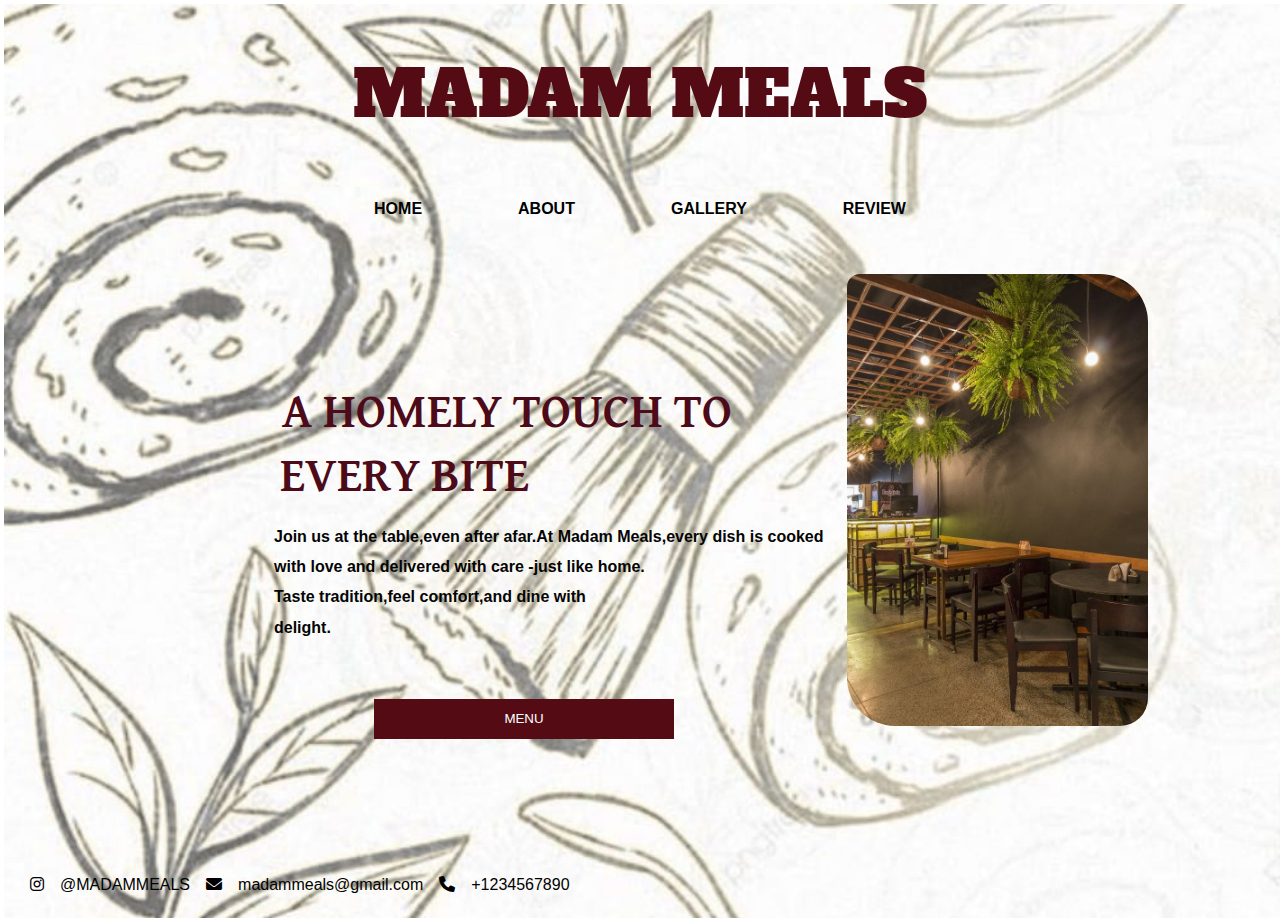
<file: index.html>
<!DOCTYPE html>
<html lang="en">
<head>
    <meta charset="UTF-8">
    <meta name="viewport" content="width=device-width, initial-scale=1.0">
    <title>MADAM MEALS</title>
    <link rel="stylesheet" href="style.css">
    <link rel="stylesheet" href="https://cdnjs.cloudflare.com/ajax/libs/font-awesome/6.0.0-beta3/css/all.min.css">
    <link rel="preconnect" href="https://fonts.googleapis.com">
<link rel="preconnect" href="https://fonts.gstatic.com" crossorigin>
<link href="https://fonts.googleapis.com/css2?family=Alfa+Slab+One&display=swap" rel="stylesheet">
<link rel="preconnect" href="https://fonts.googleapis.com">
<link rel="preconnect" href="https://fonts.gstatic.com" crossorigin>
<link href="https://fonts.googleapis.com/css2?family=Dancing+Script:wght@400..700&family=EB+Garamond:ital,wght@0,400..800;1,400..800&family=Edu+NSW+ACT+Cursive:wght@400..700&family=Gentium+Plus:ital,wght@0,400;0,700;1,400;1,700&display=swap" rel="stylesheet">
 <link rel="icon" type="image/x-icon" href="images/Untitled design.png">
</head>
<body>

    <section id="home">
        <nav>

            <h1 id="main">MADAM MEALS</h1>
            
        </nav>

        <ul>
            <li><a href="#HOME" >HOME</a></li>
            <li><a href="aboutus.html" >ABOUT</a></li> 
            <li><a href="gallery.html" >GALLERY</a></li>
            <li><a href="review.html" >REVIEW</a></li>
        </ul>
    </section>

    <section id="HOME">
        <div class="homecontent">
            <div class="heading-section">
                <img src="images/restaurant image.jpg" alt="Home Image" >
            <h1 id="heading">A HOMELY TOUCH TO</h1>
            <h1 id="heading2">EVERY BITE</h1>
            </div>
            <h3 class="joinus">Join us at the table,even after afar.At Madam Meals,every dish is cooked 
            <h3 class="joinus">with love and delivered with care -just like home.</h3>
            <h3 class="joinus">Taste tradition,feel comfort,and dine with</h3>
            <h3 class="joinus">delight.</h3>
            <button id="menu"><a href="menu.html">MENU </a></button> 

        </div>

        <div class="socials">
            <i class="fa-brands fa-instagram"></i>
            <a href="instagram.com">@MADAMMEALS</a>
        <i class="fa-solid fa-envelope"></i>
            <a href="mailto:mail.com">madammeals@gmail.com</a>
            <i class="fa-solid fa-phone"></i>
            <a href="tel: +1234567890">+1234567890</a>
        </div>

        
    </section>
    
</body>
</html>
</file>
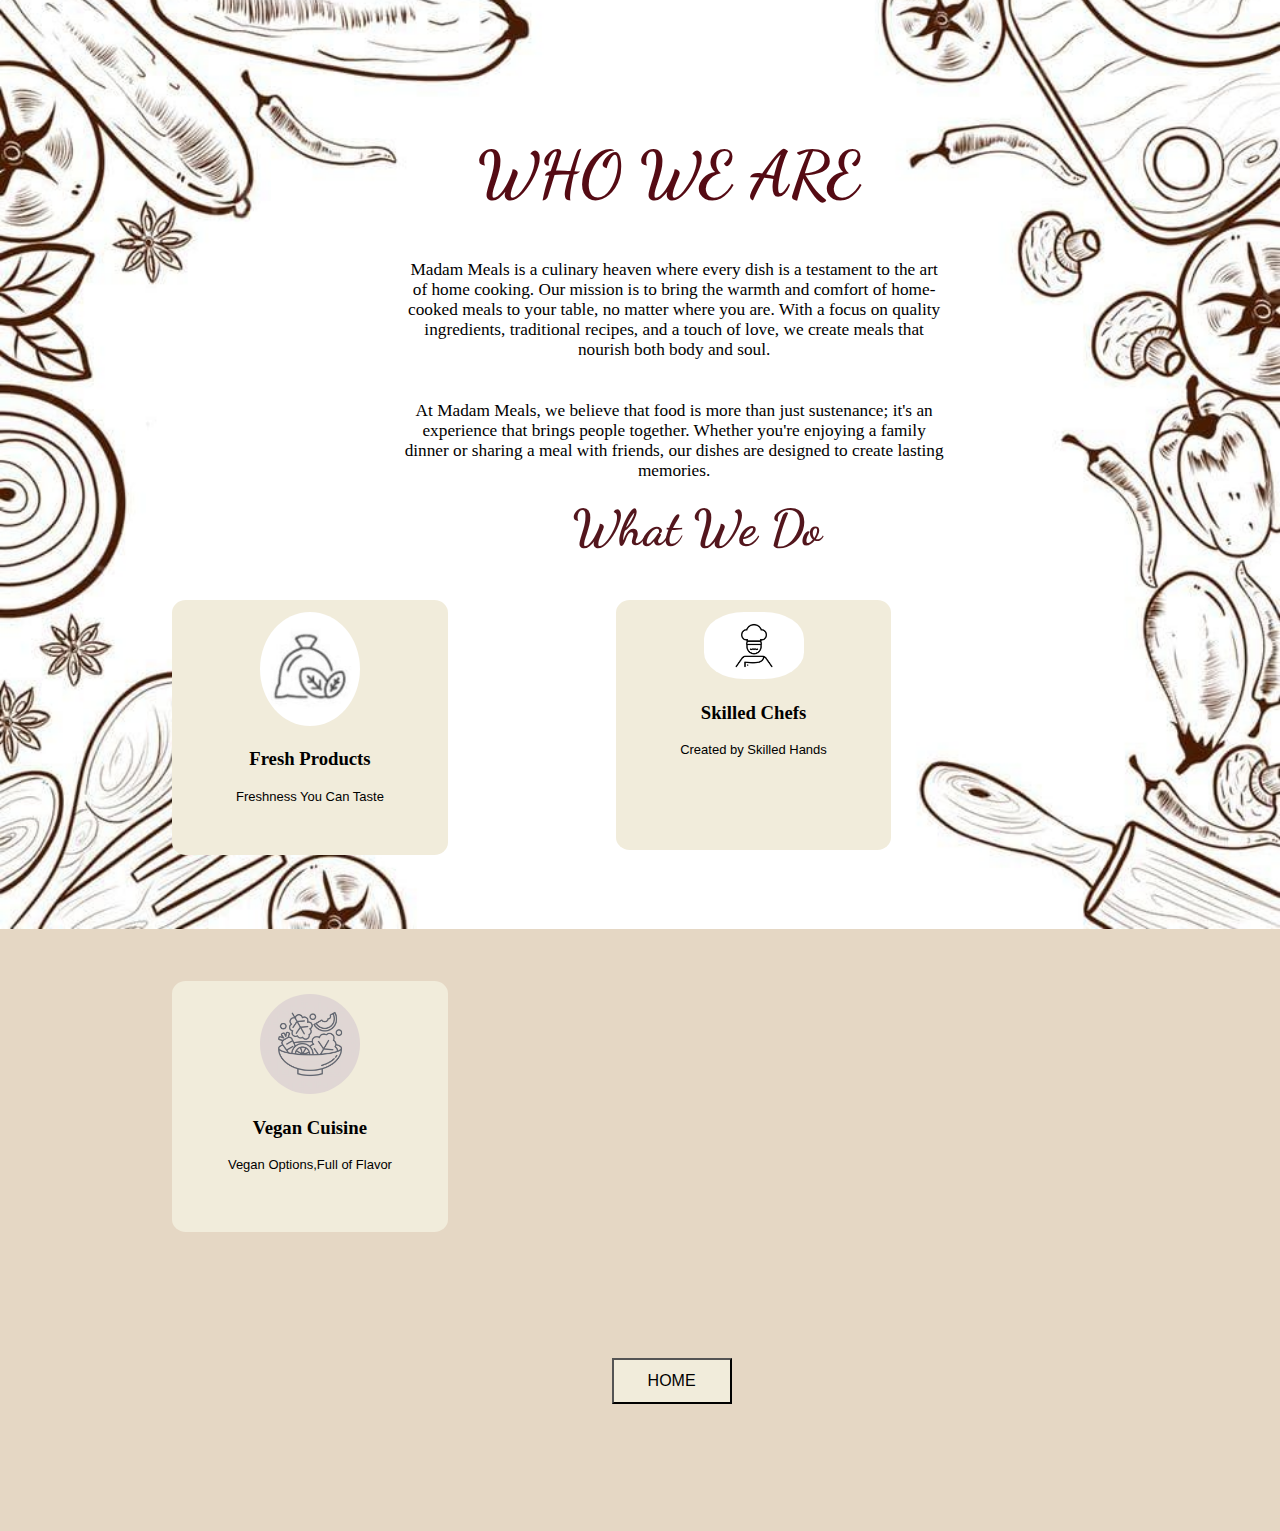
<file: aboutus.html>
<!DOCTYPE html>
<html lang="en">
<head>
    <meta charset="UTF-8">
    <meta name="viewport" content="width=device-width, initial-scale=1.0">
    <title>Document</title>
    <link rel="stylesheet" href="aboutus.css">
    <link rel="preconnect" href="https://fonts.googleapis.com">
<link rel="preconnect" href="https://fonts.gstatic.com" crossorigin>
<link href="https://fonts.googleapis.com/css2?family=Dancing+Script:wght@400..700&family=EB+Garamond:ital,wght@0,400..800;1,400..800&family=Edu+NSW+ACT+Cursive:wght@400..700&family=Gentium+Plus:ital,wght@0,400;0,700;1,400;1,700&display=swap" rel="stylesheet">
<link rel="icon" type="image/x-icon" href="images/Untitled design.png">
</head>
<body>
    <section id="ABOUT">
        <div class="aboutcontent">
            <h1 id="aboutheading">WHO WE ARE</h1>
            <p class="aboutpara">Madam Meals is a culinary heaven where every dish is a testament to the art of home cooking. Our mission is to bring the warmth and comfort of home-cooked meals to your table, no matter where you are. With a focus on quality ingredients, traditional recipes, and a touch of love, we create meals that nourish both body and soul.</p>
            <p class="aboutpara2">At Madam Meals, we believe that food is more than just sustenance; it's an experience that brings people together. Whether you're enjoying a family dinner or sharing a meal with friends, our dishes are designed to create lasting memories.</p>
        </div>

        <div class="wedo">
            <h2 id="heading3">What We Do</h2>

            <div class="blocks">
                <img src="images/icon1.jpg" alt="icon1" id="icon1" >
                <h3>Fresh Products</h3>
                <p>Freshness You Can Taste</p>
            </div>
            <div class="blocks">
                <img src="images/icon2.jpg" alt="icon2" id="icon2"> 
                <h3>Skilled Chefs</h3>
                <p>Created by Skilled Hands</p>
            </div>
            <div class="blocks">
                <img src="images/icon3.jpg" alt="icon3" id="icon3">
                <h3>Vegan Cuisine</h3>
                <p>Vegan Options,Full of Flavor</p>
            </div>

            <div id="homeback"> 
                <button id="homebutton"> 
                    <a href="index.html " >HOME</a>
                </button>
            </div>

        
        </div>
    </section>

</body>
</html>
</file>
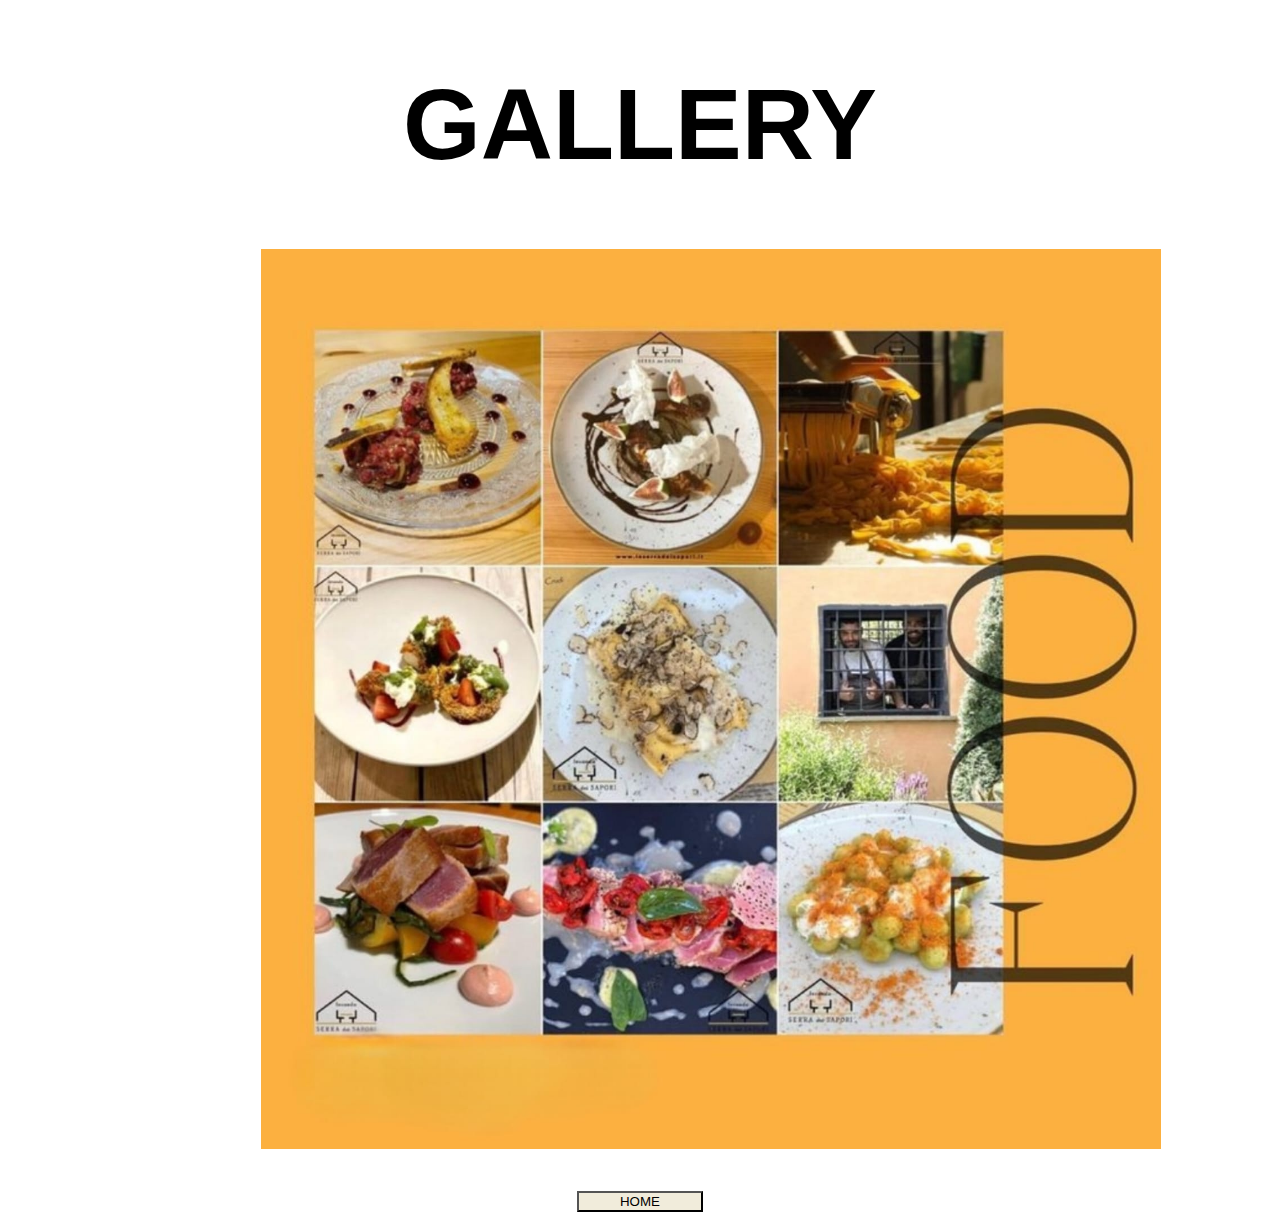
<file: gallery.html>
<!DOCTYPE html>
<html lang="en">
<head>
    <meta charset="UTF-8">
    <meta name="viewport" content="width=device-width, initial-scale=1.0">
    <title>GALLERY</title>
    <link rel="stylesheet" href="gallery.css">
    <link rel="icon" type="image/x-icon" href="images/Untitled design.png">
</head>
<body>
    <h1 class="heading">GALLERY</h1>
    <div id="galleryimage"><img src="images/gallery image.jpg">
    </div>



    <button><a href="index.html">HOME</a></button>
    
    
</body>
</html>
</file>
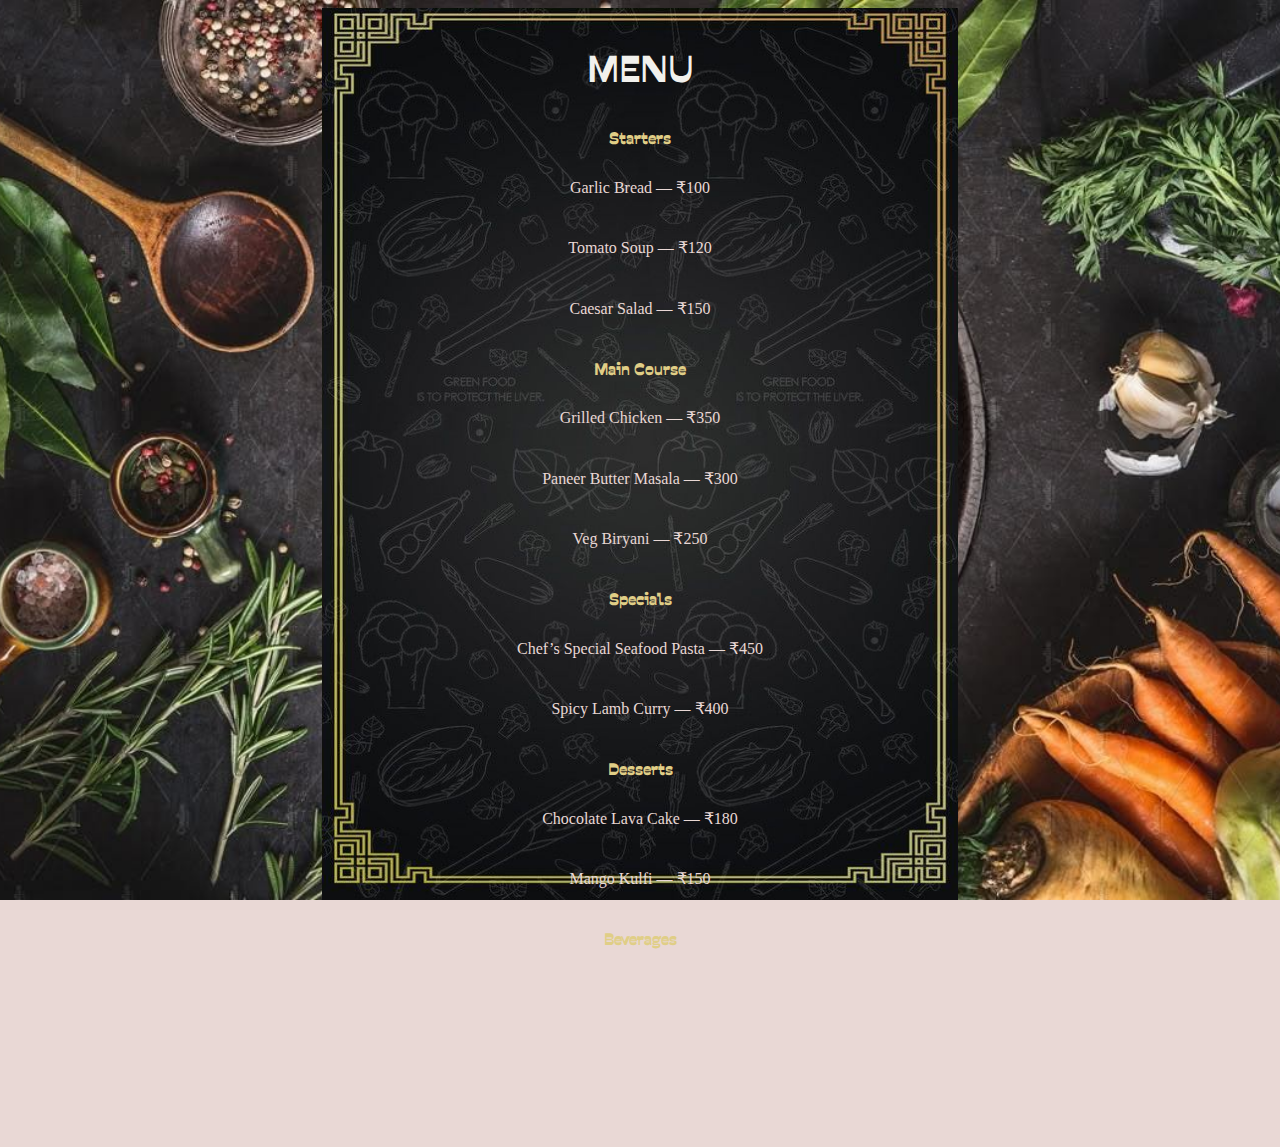
<file: menu.html>
<!DOCTYPE html>
<html lang="en">
<head>
    <meta charset="UTF-8">
    <meta name="viewport" content="width=device-width, initial-scale=1.0">
    <title>MENU</title>
    <link rel="stylesheet" href="menu.css">
    <link rel="preconnect" href="https://fonts.googleapis.com">
<link rel="preconnect" href="https://fonts.gstatic.com" crossorigin>
<link href="https://fonts.googleapis.com/css2?family=Dancing+Script:wght@400..700&family=EB+Garamond:ital,wght@0,400..800;1,400..800&family=Edu+NSW+ACT+Cursive:wght@400..700&family=Gentium+Plus:ital,wght@0,400;0,700;1,400;1,700&family=Savate:ital,wght@0,200..900;1,200..900&display=swap" rel="stylesheet">
<link rel="icon" type="image/x-icon" href="images/Untitled design.png">
</head>
<body>
    <div id="pic1">
    <div id="menubar">
    <div class="herohead">
        <h1 id="headingmenu">MENU</h1>
    </div>
    <div class="herodish">
    <p id="menupara">
        <h2 class="menusub">Starters</h2>

    <p class="menudish">Garlic Bread — ₹100</p>

    <p class="menudish">Tomato Soup — ₹120</p>

    <p class="menudish">Caesar Salad — ₹150</p>

    <h2 class="menusub">Main Course</h2>

    <p class="menudish">Grilled Chicken — ₹350</p>

   <p class="menudish"> Paneer Butter Masala — ₹300</p>

    <p class="menudish">Veg Biryani — ₹250</p>

    <h2 class="menusub">Specials</h2>

    <p class="menudish">Chef’s Special Seafood Pasta — ₹450</p>

   <p class="menudish"> Spicy Lamb Curry — ₹400</p>

    <h2 class="menusub">Desserts</h2>

    <p class="menudish">Chocolate Lava Cake — ₹180</p>

   <p class="menudish"> Mango Kulfi — ₹150</p>

   <h2 class="menusub">Beverages</h2> 

    <p class="menudish">Fresh Lemonade — ₹100</p>

    <p class="menudish">Masala Chai — ₹80</p>

    <p class="menudish">Cold Coffee — ₹120</p>
</p>

    </div>
</div>

</body>
</html>
</file>
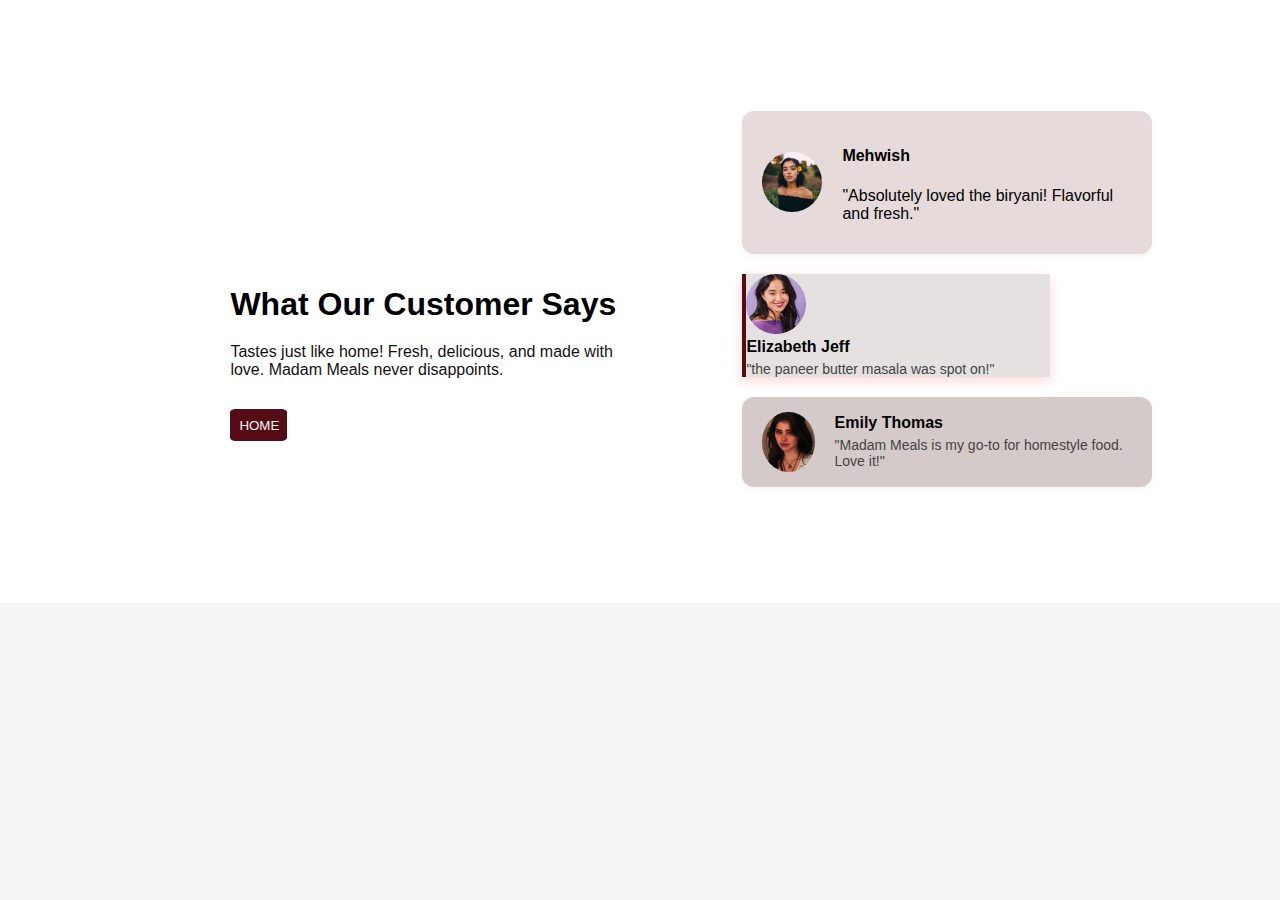
<file: review.html>
<!DOCTYPE html>
<html lang="en">
<head>
    <meta charset="UTF-8">
    <meta name="viewport" content="width=device-width, initial-scale=1.0">
    <title>REVIEW</title>
    <link rel="stylesheet" href="review.css">
    <link rel="icon" type="image/x-icon" href="images/Untitled design.png">
</head>
<body>
    <section class="reviewbox">
        <div class="main">
            
            <h1 id="head">What Our Customer Says</h1>
            <p>Tastes just like home! Fresh, delicious, and made with love. Madam Meals never disappoints.</p>
            <button class="buton"><a href="index.html">HOME </a></button>
        </div>

         
        <div class="reviews">
            <div class="review1photo">
                <img src="images/mehwish.jpg" alt="Mehwish">
                <div class="reveiwcontent">
                    <h4>Mehwish</h4>
                    <p>"Absolutely loved the biryani! Flavorful and fresh."</p>
                </div>
            </div>

            <div class="review2photo">
            <img src="images/elizebath.jpg" alt="Elizabeth Jeff">
                <div class="reviewcontent">
                    <h4>Elizabeth Jeff</h4>
                    <p>"the paneer butter masala was spot on!"</p>
                </div>
            </div>

            <div class="review3photo">
                <img src="images/emily.jpg" alt="Emily Thomas">
                <div class="reviewcontent">
                    <h4>Emily Thomas</h4>
                    <p>"Madam Meals is my go-to for homestyle food. Love it!"</p>
                </div>
            </div>
        </div>
    </section>
    

   

    
</body>
</html>
</file>
<file: style.css>
*{
    margin: 4px;
    padding: 2px;
    box-sizing: border-box;
    font-family: 'Times New Roman', Times, serif;
}

body{
    background-image: url('images/backgroundimghome.jpg');
    background-position: fixed;
    background-repeat: no-repeat;
    background-size: cover;
    
}

html{
    scroll-behavior: smooth;
}


#main{
    font-family: "Alfa Slab One", serif;
    font-weight: 300;
    font-style: normaL;
    font-size: 400%;
    color: #550b14;
    text-align: center;
    transition: transform 0.3s ease;
    margin: 2%;
    padding: 2px;
}

#main:hover{
    transform: scale(1.1);
    color: #53161D;
    
}


ul{
    list-style: none;
    padding: 30px;
    text-align: center;
    justify-content: space-evenly;  

    

}

li{
    display: inline;
    margin: 0 10px;
    gap: 10px;
    padding: 30px;
   
}

li a{
    text-decoration: none;
    color: black;
    font-weight: bold;
}

li a:hover{
    color: #550b14; 
    text-transform: uppercase;
    font-family: Arial, Helvetica, sans-serif;
}


#heading{
    font-family: "Gentium Plus", serif;
  font-weight: 700;
  font-style: bold;
  color: rgb(77,10,24);
  font-size: 300%;
  margin-left: 250px;
  margin-top: 100px;
  margin-right: 0px;
  padding-right: 0%;

}

#heading2{
    font-family: "Gentium Plus", serif;
    font-weight: 700px;
    font-style: bold;
    color: rgb(77,10,24);
    font-size: 300%;
    margin-left: 250px;
    margin-top: 0px;
    padding: 0%;
    line-height: 96%;
    margin-bottom: 2%;
    margin-right: 0px;
    padding-right: 0%;
}

.joinus{
    font-family: 'Franklin Gothic Medium', 'Arial Narrow', Arial, sans-serif;
    font-weight: 40px;
    font-size: medium;
    color: #040404;
    text-align: left;
    margin-left: 250px;
    padding: 0;
    margin-bottom: 1%;
    margin-right: 0px;
    padding-right: 0%;
}

img{
    border-radius: 15px 50px 30px;
    width: 25%;
    height: auto;
    display: block;
    float: right;
    margin-right: 100px;
    margin-top: 0px;
    margin-bottom: 29px;
    height:auto;
}

#menu{
    background-color: #550b14;
    text-transform: uppercase;
    margin-left: 350px;
    margin-top: 50px;
    padding: 10px;
    width: 300px;
    border-radius: 0%;
    border-color: #550b14;
    border-style: solid;
    transition: transform 0.3s ease ;
    margin-bottom: 10%;
}

#menu a{
    text-decoration: none;
    color: white;
    font-weight: 10%;
    border-radius: 5px;
    padding: 10px;
}

#menu:hover{
    transform: scale(1.1);
}


a{
    text-decoration: none;
    color: #010101;
    font-weight: 100px;
    font-family: 'Trebuchet MS', 'Lucida Sans Unicode', 'Lucida Grande', 'Lucida Sans', Arial, sans-serif;
    
    
}

@media only screen and (max-width: 600px) {
  #main {
    font-size: 200%;
    margin: 10px 0;
  }

  body{
    background-repeat: no-repeat;
    background-size: cover;         
    background-position: center;    
    background-attachment: scroll;  
    min-height: 100vh; 
  }

  ul {
    padding: 10px;
    display: flex;
    flex-direction: column;
    gap: 10px;
  }

  li {
    display: block;
    padding: 10px 0;
  }

  #heading, #heading2 {
    font-size: 150%;
    margin: 10px;
    text-align: center;
  }

  .joinus {
    font-size: small;
    text-align: center;
    margin: 5px 10px;
  }

  img {
    width: 90%;
    float: none;
    margin: 20px auto;
    display: block;
  }

  #menu {
    width: 80%;
    margin: 20px auto;
    display: block;
  }

  .socials {
    flex-direction: column;
    gap: 10px;
  }
}

/* ----- Tablet (601px to 1024px) ----- */
@media only screen and (min-width: 601px) and (max-width: 1024px) {
  #heading, #heading2 {
    font-size: 200%;
    margin-left: 50px;
    text-align: center;
  }
  body{
    background-repeat: no-repeat;
    background-size: cover;         
    background-position: center;    
    background-attachment: scroll;  
    min-height: 100vh; 
  }

  .joinus {
    margin-left: 50px;
    text-align: center;
  }

  img {
    width: 50%;
    float: none;
    margin: 20px auto;
    display: block;
  }

  #menu {
    width: 50%;
    margin: 30px auto;
  }

  .socials {
    justify-content: center;
    flex-wrap: wrap;
  }
}
</file>
<file: aboutus.css>
body{
    background-color: #e5d7c4;
    background-image: url('images/background\ image.jpg');
    background-size: cover;
    background-repeat: no-repeat ;
    background-position: center;
    background-attachment: fixed;
}

html{
    scroll-behavior: smooth;
}

.aboutcontent{
    text-align: center;
    padding-top: 10%;
    margin-left: 14%;
}

#aboutheading{
    font-family: "Dancing Script", cursive;
    font-optical-sizing: auto;
    font-weight: 300px;
    font-style: normal;
    font-size: 400%;
    color: #550b14;
    transition: transform 0.3s ease;
    margin: 2%;
    padding: 1px;
    margin-right: 13%;
    margin-top: 1px;
}

#aboutheading:hover{
    transform: scale(1.1);
    color: #53161D;
}

.aboutpara{
    font-family:Georgia, 'Times New Roman', Times, serif;
    font-weight: 300;
    font-size: 108%;
    color: black;
    text-align: center;
    margin: 2%;
    padding: 2px;
    justify-content: left;
    float: left;
    margin-left: 20%;       
    line-height: normal;
    margin-right: 30%;
}

.aboutpara2{
    font-family: Georgia, 'Times New Roman', Times, serif;
    font-weight: 300;
    font-size: 108%;
    color: black;
    text-align: center;
    justify-content: left;
    float: left;
    line-height: normal;
    margin-left: 20%;
    margin-right: 30%;
}

#heading3{
    color:#53161D;
    text-align: center;
    font-family: "Dancing Script", cursive;
    font-size: 50px;
    font-weight: 200px;
    margin-left: 9%;
    margin-top: 20%;
    transition: transform 0.3s ease;
}

#heading3:hover{
    transform: scale(1.1);
    color: #53161D;
}

.blocks{
    display: inline-block;
    width: 250px;         
    min-height: 200px;    
    margin-left: 13%;  
    background-color: #f1ecdb;
    text-align: center;
    border-radius: 5%;
    padding: 1%;
    padding-bottom: 3%;
    vertical-align: top; 
    justify-content: center;
    margin-bottom: 10%;
}

.blocks p{
    font-family: 'Gill Sans', 'Gill Sans MT', Calibri, 'Trebuchet MS', sans-serif;
    font-size: small;
}

#icon1{
    width: 40%;
    border-radius: 50%;
}

#icon2{
    width: 40%;
    border-radius: 40%;
}

#icon3{
    width:40%;
    border-radius: 50%;
}

#homeback{
    text-align: center;
    margin-left: 5%;
    margin-bottom: 10%;
    margin-top: 0%;
}

#homebutton{
    padding: 1%;
    width: 10%;
    background-color: #f1ecdb;
    transition: transform 0.3s ease;
}

#homebutton a{
    color:black;
    text-decoration: none;
    font-weight: 100;
    font-size: medium;
}

#homebutton:hover{
    transform: scale(1.1);
    background-color: #53161D;
}
#homebutton a:hover{
    color: white;
}

@media (max-width: 1024px) {
  .aboutcontent {
    padding-top: 8%;
    margin-left: 8%;
    margin-right: 8%;
  }

  #aboutheading {
    font-size: 3.5rem;
    margin: 2% 8%;
  }

  .aboutpara,
  .aboutpara2 {
    font-size: 1rem;
    max-width: 100%;
    margin-left: 5%;
    margin-right: 5%;
  }

  #heading3 {
    font-size: 2.5rem;
    margin: 4rem 5% 2rem 5%;
  }

  .blocks {
    width: 45%;
    margin: 2% 2.5%;
  }

  #homebutton {
    width: 15%;
  }
}

/* Phones */
@media (max-width: 600px) {
  .aboutcontent {
    padding-top: 6%;
    margin-left: 5%;
    margin-right: 5%;
  }

  #aboutheading {
    font-size: 2.5rem;
    margin: 2% 5%;
  }

  .aboutpara,
  .aboutpara2 {
    font-size: 0.95rem;
    margin-left: 2%;
    margin-right: 2%;
    text-align: justify;
  }

  #heading3 {
    font-size: 2rem;
    margin: 3rem 2% 1.5rem 2%;
  }

  .wedo {
    text-align: center;
  }

  .blocks {
    display: block;
    width: 90%;
    margin: 1rem auto;
  }

  #homebutton {
    width: 40%;
  }
}
</file>
<file: gallery.css>
.heading{
    font-family: Impact, Haettenschweiler, 'Arial Narrow Bold', sans-serif;
    font-size: 100px;
    justify-content: center;
    text-align: center;
    transition: transform 3.0s ease;
}

.heading:hover{
        transform: scale(1.1);
        font-family: 'Courier New', Courier, monospace;
}

#galleryimage{
    margin-left: 20%;
}

img{
    width: 900px;
    
}

button{
    
    width: 10%;
    background-color: #f1ecdb;
    transition: transform 0.3s ease;
    margin-left: 45%;
    margin-top: 3%;
}

button:hover{
    transform: scale(1.1);
    background-color: #dac391;
}

a{
    text-decoration: none;
    text-align: center;
    color: black;
    font-size: 100%;
}

@media (max-width: 1024px) {
  .heading {
    font-size: 60px;
  }

  #galleryimage {
    margin-left: 10%;
  }

button {
    width: 20%;
  }
}

/* Mobile phones */
@media (max-width: 600px) {
  .heading {
    font-size: 40px;
    margin-top: 0.5rem;
  }

  #galleryimage {
    margin-left: 0;
    margin-top: 0.5rem;
  }

  #galleryimage img {
    width: 100%;
    max-width: 100vw;
  }

button {
    width: 40%;
    margin: 2% auto 0;
    padding: 1.5% 0;
    margin-left: 30%;
  }
}
</file>
<file: menu.css>
body{

    background-color: #e9d8d5;
    background-image: url('images/background\ image\ menu.jpg');
    background-repeat: no-repeat;
    background-size: cover;
    background-position: center;
    background-attachment: fixed;
}
html{
    scroll-behavior: smooth;
}

.herohead{
   text-align: center;
   font-family: 'Trebuchet MS', 'Lucida Sans Unicode', 'Lucida Grande', 'Lucida Sans', Arial, sans-serif;
   font-weight: 400%;
    color:#f2f1ed;
    padding-top: 1%;
    font-family: "Savate", sans-serif;
  font-optical-sizing: auto;
  font-weight: 300;
  font-style: normal;
  font-size: large;
  transition: transform 0.3s ease;
}

.herohead:hover{
    transform: scale(1.1);
}

#menubar{
    background-image: url('images/menu.jpg');
    background-repeat: no-repeat;
    background-size: contain;
    background-position: center;
    background-attachment: fixed;
}
.herodish{
    text-align: center;

}

.menusub{
    font-family: 'Trebuchet MS', 'Lucida Sans Unicode', 'Lucida Grande', 'Lucida Sans', Arial, sans-serif;
   font-weight: 400%;
    color:#e0ce86;
    padding-top: 1%;
    font-family: "Savate", sans-serif;
  font-optical-sizing: auto;
  font-weight: 800;
  font-style: normal;
  font-size: medium;
}

.menudish{
    justify-content: left;
    color: #e9d8d5;
    padding: 1%;
}



/* Small devices (phones) */
@media (max-width: 600px) {
  body {
    background-attachment: scroll; /* fixed backgrounds can cause issues on mobiles */
  }
  #menubar {
    background-size: cover; /* better fit on small screens */
    background-attachment: scroll;
    padding: 10px;
  }
  .herohead {
    font-size: 1.8rem;
    padding-top: 10px;
  }
  .menusub {
    font-size: 1.2rem;
    font-weight: 700;
    padding-top: 8px;
  }
  .menudish {
    font-size: 1rem;
    padding: 6px 0;
    text-align: left;
    max-width: 90%;
    margin: 0 auto;
  }
}

/* Medium devices (tablets) */
@media (min-width: 601px) and (max-width: 1024px) {
  #menubar {
    background-size: contain;
    padding: 20px;
  }
  .herohead {
    font-size: 2.5rem;
    padding-top: 15px;
  }
  .menusub {
    font-size: 1.5rem;
    font-weight: 800;
    padding-top: 10px;
  }
  .menudish {
    font-size: 1.1rem;
    padding: 8px 0;
  }
}
</file>
<file: review.css>
body {
  font-family: 'Segoe UI', sans-serif;
  margin: 0;
  padding: 0;
  background-color: #f5f5f5;
}
html{

    scroll-behavior: smooth;
}

.reviewbox{
    display: flex;
    justify-content: space-between;
    padding: 60px 10%;
    background-color: white;
}

.buton{
    border: none;
    padding: 2%;
    background-color: #550b14;
    border-radius: 10%;
}
.buton a{
    text-decoration: none;
    color: #f6f6f6;
    padding: 2%;
}
.main {
  max-width: 40%;
  margin: 10%;
  margin-top: 20%;
}

.main h1 {
  font-size: 32px;
  margin-bottom: 20px;
}


.main p {
  color: #131212;
  font-size: 16px;
  margin-bottom: 30px;
}


.reviews {
  display: flex;
  flex-direction: column;
  gap: 20px;
  margin-top: 5%;
}

.review1photo {
  display: flex;
  align-items: center;
  background-color: #e6dada;
  padding: 15px 20px;
  border-radius: 12px;
  box-shadow: 0 2px 6px rgba(0,0,0,0.05);
  transition: 0.3s;
}

.review1photo img{
    width: 60px;
    height: 60px;
    border-radius: 50%;
    object-fit: cover;
    margin-right: 20px;
}

.review2photo {
  background-color: rgb(229, 225, 225);
  border-left: 4px solid #550b14;
  box-shadow: 0 4px 12px rgba(236, 56, 56, 0.2);
  margin-right: 25%;
}




.review2photo img{
    width: 60px;
  height: 60px;
  border-radius: 50%;
  object-fit: cover;
  margin-right: 20px;
}


.review3photo {
  display: flex;
  align-items: center;
  background-color: #d5caca;
  padding: 15px 20px;
  border-radius: 12px;
  box-shadow: 0 2px 6px rgba(0,0,0,0.05);
  transition: 0.3s;
}
.review3photo img {
  width: 60px;
  height: 60px;
  border-radius: 50%;
  object-fit: cover;
  margin-right: 20px;
}

.reviewcontent h4 {
  margin: 0 0 5px;
}

.reviewcontent p {
  margin: 0;
  font-size: 14px;
  color: #444;
}

@media (max-width: 1024px) {
    .reviewbox {
        flex-direction: column;
        padding: 40px 5%;
    }

    .main,
    .reviews {
        flex: 1 1 100%;
    }

    .main {
        margin: 0 0 30px 0;
    }
}

@media (max-width: 600px) {
    .main h1 {
        font-size: 24px;
    }

    .main p {
        font-size: 14px;
    }

    .review1photo img,
    .review2photo img,
    .review3photo img {
        width: 50px;
        height: 50px;
    }

    .reviewcontent p {
        font-size: 13px;
    }
}
</file>
